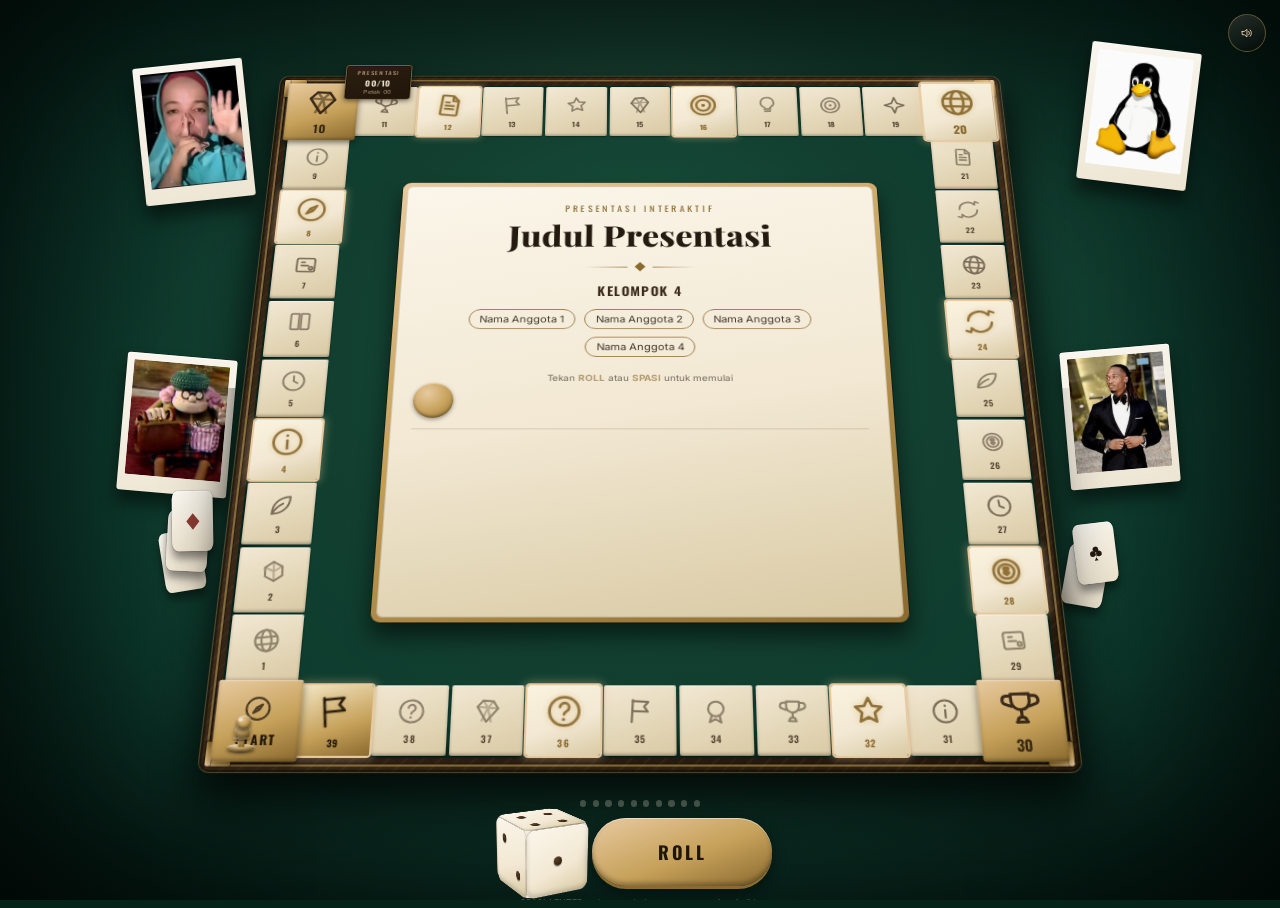
<file: presentations/bar/index.html>
<!DOCTYPE html>
<html lang="id">
<head>
<meta charset="UTF-8">
<meta name="viewport" content="width=device-width, initial-scale=1.0, maximum-scale=1.0, user-scalable=no">
<title>Presentasi Interaktif — Board Game Template</title>

<!-- Google Fonts (opsional). Jika tidak ada koneksi internet, fallback font-stack di style.css tetap membuat tampilan bekerja dengan baik. -->
<link rel="preconnect" href="https://fonts.googleapis.com">
<link rel="preconnect" href="https://fonts.gstatic.com" crossorigin>
<link href="https://fonts.googleapis.com/css2?family=Playfair+Display:wght@600;700;800&family=Oswald:wght@400;500;600;700&family=Inter:wght@400;500;600&display=swap" rel="stylesheet">

<link rel="stylesheet" href="style.css">
</head>
<body>

<div class="stage" id="stage">

  <!-- Lapisan meja billiard: tekstur, noise, vignette, ambient light -->
  <div class="table-surface" id="tableSurface">
    <div class="felt-texture"></div>
    <div class="felt-noise" id="feltNoise"></div>
    <div class="ambient-glow"></div>
    <div class="table-vignette"></div>
  </div>

  <!-- Tombol mute/unmute — kontrol suara global -->
  <button class="mute-btn" id="muteBtn" type="button" aria-label="Matikan suara">
    <svg class="icon-sound" viewBox="0 0 24 24" aria-hidden="true">
      <path d="M4 9v6h4l5 4V5L8 9H4Z" stroke="currentColor" stroke-linejoin="round"/>
      <path d="M16.4 8.6a5 5 0 0 1 0 6.8" stroke="currentColor"/>
      <path d="M19 6a8.5 8.5 0 0 1 0 12" stroke="currentColor"/>
    </svg>
    <svg class="icon-muted" viewBox="0 0 24 24" aria-hidden="true">
      <path d="M4 9v6h4l5 4V5L8 9H4Z" stroke="currentColor" stroke-linejoin="round"/>
      <path d="M15.5 9.5 20.5 14.5M20.5 9.5 15.5 14.5" stroke="currentColor"/>
    </svg>
  </button>

  <!-- Rig kamera virtual: idle float + shake/zoom saat roll -->
  <div class="camera-rig" id="cameraRig">

    <!-- Dekorasi meja: foto album (kiri) + kartu remi, diisi oleh script.js -->
    <div class="table-decor decor-left" id="decorLeft" aria-hidden="true"></div>

    <div class="board" id="board">

      <!-- Plakat status kecil, seperti lempengan kuningan terpasang di sudut board -->
      <div class="board-status" id="boardStatus" aria-hidden="true">
        <p class="board-status-label">Presentasi</p>
        <p class="board-status-value"><span id="statusCurrent">00</span>/<span id="statusTotal">00</span></p>
        <p class="board-status-tile">Petak <span id="statusTile">00</span></p>
      </div>

      <div class="board-frame">

        <div class="board-trim"></div>

        <!-- Pelindung sudut bergaya logam, bagian dari desain fisik board -->
        <div class="corner-ornament corner-tl"></div>
        <div class="corner-ornament corner-tr"></div>
        <div class="corner-ornament corner-bl"></div>
        <div class="corner-ornament corner-br"></div>

        <!-- 40 petak dibuat oleh JavaScript -->
        <div class="tiles-layer" id="tilesLayer"></div>

        <!-- Pion: miniatur pion board-game bergaya bevel/metalik, terdiri dari beberapa bagian -->
        <div class="pion" id="pion" aria-hidden="true">
          <div class="pion-shadow"></div>
          <div class="pawn-figure">
            <div class="pawn-base"></div>
            <div class="pawn-stem"></div>
            <div class="pawn-collar"></div>
            <div class="pawn-body"></div>
            <div class="pawn-head"></div>
            <div class="pawn-shine"></div>
          </div>
        </div>

        <!-- Panel konten di tengah papan -->
        <div class="center-panel" id="centerPanel">
          <div class="panel-frame">
            <div class="panel-inner" id="panelInner">

              <!-- COVER STATE -->
              <section class="cover-view" id="coverView">
                <p class="cover-eyebrow" id="coverEyebrow">Presentasi Interaktif</p>
                <h1 class="cover-title" id="coverTitle">Judul Presentasi</h1>
                <div class="cover-divider"><span></span><i class="divider-gem"></i><span></span></div>
                <p class="cover-group" id="coverGroup">Kelompok</p>
                <ul class="cover-members" id="coverMembers"></ul>
                <p class="cover-hint">Tekan <b>ROLL</b> atau <b>SPASI</b> untuk memulai</p>
              </section>

              <!-- SLIDE STATE -->
              <section class="slide-view" id="slideView" hidden>
                <header class="slide-header">
                  <div class="slide-icon" id="slideIcon"></div>
                  <div class="slide-heading">
                    <p class="slide-subtitle" id="slideSubtitle"></p>
                    <h2 class="slide-title" id="slideTitle"></h2>
                  </div>
                  <div class="slide-tag" id="slideTag"></div>
                </header>
                <div class="slide-body" id="slideBody"></div>
              </section>

              <!-- FINISH STATE -->
              <section class="finish-view" id="finishView" hidden>
                <div class="slide-icon finish-icon"></div>
                <p class="cover-eyebrow">Selesai</p>
                <h2 class="cover-title finish-title">Presentasi Berakhir</h2>
                <p class="finish-text">Terima kasih atas perhatiannya.</p>
                <button class="restart-btn" id="restartBtn" type="button">Ulangi dari Awal</button>
              </section>

            </div>
          </div>
        </div>

      </div>
    </div>

    <!-- Dekorasi meja: foto album (kanan) + kartu remi, diisi oleh script.js -->
    <div class="table-decor decor-right" id="decorRight" aria-hidden="true"></div>

  </div>

  <!-- Dok dadu + tombol -->
  <div class="dice-dock">
    <div class="progress-track" id="progressTrack"></div>

    <div class="dock-row">
      <div class="dice-scene" id="diceScene" aria-hidden="true">
        <div class="dice" id="dice">
          <div class="face face-1"></div>
          <div class="face face-2"></div>
          <div class="face face-3"></div>
          <div class="face face-4"></div>
          <div class="face face-5"></div>
          <div class="face face-6"></div>
        </div>
      </div>

      <button class="roll-btn" id="rollBtn" type="button">
        <span class="roll-btn-label">ROLL</span>
        <span class="roll-btn-sub">Ketuk untuk lempar dadu</span>
      </button>
    </div>

    <p class="key-hint">SPASI / ENTER — lempar dadu &nbsp;·&nbsp; ← → — navigasi slide</p>
  </div>

</div>

<script src="script.js"></script>
</body>
</html>
</file>
<file: presentations/bar/style.css>
/* =========================================================
   TEMPLATE PRESENTASI INTERAKTIF — BOARD GAME x BILLIARD TABLE
   File: style.css
   Struktur warna & tipografi didefinisikan sebagai CSS variables
   di :root agar mudah dipakai ulang untuk mapel/topik lain.
   ========================================================= */

:root{
  /* ---------- Palet warna ---------- */
  --green-deepest: #06231a;
  --green-deep:    #0b3a2c;
  --green-felt:    #123f30;
  --green-highlight: #1c5942;
  --cream:         #f2e8d3;
  --cream-dim:     #d9caa4;
  --gold:          #c6a15a;
  --gold-bright:   #e8caa0;
  --gold-dark:     #8a6a2f;
  --brown:         #3a2a1a;
  --brown-dark:    #201509;
  --ink:           #241a10;
  --shadow-strong: rgba(0,0,0,0.62);
  --shadow-soft:   rgba(0,0,0,0.32);

  /* ---------- Tipografi ---------- */
  --font-display: 'Playfair Display', Georgia, 'Times New Roman', serif;
  --font-label:   'Oswald', 'Arial Narrow', sans-serif;
  --font-body:    'Inter', -apple-system, 'Segoe UI', sans-serif;

  /* ---------- Skala fluid berbasis viewport ---------- */
  --board-size: min(84vh, 78vw, 1180px);
  --tile-thick: clamp(3px, 0.35vmin, 6px);
  --panel-pad: clamp(20px, 2.6vmin, 46px);
  --dice-size: clamp(58px, 8vmin, 112px);
  --btn-h: clamp(56px, 8vmin, 92px);
  --num-size: clamp(9px, 1.05vmin, 15px);
  --icon-size: clamp(34px, 4.4vmin, 56px);

  --transition-slide: 550ms cubic-bezier(.22,.75,.28,1);
}

*{ box-sizing: border-box; }

html, body{
  width: 100vw;
  height: 100vh;
  margin: 0;
  padding: 0;
  overflow: hidden;
  background: var(--green-deepest);
  font-family: var(--font-body);
  color: var(--cream);
  -webkit-tap-highlight-color: transparent;
  user-select: none;
}

button{
  font-family: inherit;
  border: none;
  background: none;
  cursor: pointer;
  color: inherit;
}

/* =========================================================
   1. STAGE & MEJA BILLIARD (BACKGROUND)
   ========================================================= */

.stage{
  position: relative;
  width: 100vw;
  height: 100vh;
  display: flex;
  flex-direction: column;
  align-items: center;
  justify-content: center;
  perspective: 1900px;
  perspective-origin: 50% 42%;
}

.table-surface{
  position: absolute;
  inset: 0;
  z-index: 0;
  background:
    radial-gradient(ellipse at 50% 38%, var(--green-highlight) 0%, var(--green-felt) 38%, var(--green-deep) 68%, var(--green-deepest) 100%);
}

.felt-texture{
  position: absolute;
  inset: 0;
  opacity: 0.5;
  background-image:
    repeating-linear-gradient(115deg, rgba(255,255,255,0.018) 0px, rgba(255,255,255,0.018) 1px, transparent 1px, transparent 3px),
    repeating-linear-gradient(25deg, rgba(0,0,0,0.05) 0px, rgba(0,0,0,0.05) 1px, transparent 1px, transparent 3px);
  mix-blend-mode: overlay;
}

.felt-noise{
  position: absolute;
  inset: 0;
  opacity: 0.05;
  background-image: url("data:image/svg+xml;utf8,<svg xmlns='http://www.w3.org/2000/svg' width='140' height='140'><filter id='n'><feTurbulence type='fractalNoise' baseFrequency='0.9' numOctaves='2' stitchTiles='stitch'/></filter><rect width='100%25' height='100%25' filter='url(%23n)'/></svg>");
  background-size: 220px 220px;
  mix-blend-mode: overlay;
}

.ambient-glow{
  position: absolute;
  inset: 0;
  background: radial-gradient(circle at 50% 40%, rgba(232,202,160,0.10) 0%, rgba(232,202,160,0.0) 45%);
  animation: ambientBreathe 9s ease-in-out infinite;
}

.table-vignette{
  position: absolute;
  inset: 0;
  box-shadow: inset 0 0 22vmin 4vmin rgba(0,0,0,0.65);
  background: radial-gradient(ellipse at 50% 50%, transparent 55%, rgba(0,0,0,0.45) 100%);
}

@keyframes ambientBreathe{
  0%, 100%{ opacity: 0.7; }
  50%{ opacity: 1; }
}

/* =========================================================
   2. CAMERA RIG (idle float + roll shake/zoom)
   ========================================================= */

.camera-rig{
  position: relative;
  z-index: 2;
  transform-style: preserve-3d;
  animation: idleFloat 16s ease-in-out infinite;
  will-change: transform;
}

/* Idle drift halus: pergeseran horizontal/vertikal beberapa px +
   rotasi sepersekian derajat, di atas tilt kamera yang sudah ada.
   Berhenti otomatis saat .is-rolling aktif (animation: none di
   bawah), lalu kembali smooth begitu class itu dilepas. */
@keyframes idleFloat{
  0%{   transform: rotateX(2deg) translateY(0px)   translateX(0px) rotateZ(0deg); }
  25%{  transform: rotateX(1.7deg) translateY(-2px) translateX(4px) rotateZ(0.18deg); }
  50%{  transform: rotateX(1.4deg) translateY(-4px) translateX(-3px) rotateZ(-0.22deg); }
  75%{  transform: rotateX(1.7deg) translateY(-2px) translateX(-5px) rotateZ(0.15deg); }
  100%{ transform: rotateX(2deg) translateY(0px)   translateX(0px) rotateZ(0deg); }
}

.camera-rig.is-rolling{
  animation: none;
  transform: rotateX(3.2deg) translateY(-2px) scale(1.012);
  transition: transform 260ms ease-out;
}

.camera-rig.is-shaking{
  animation: cameraShake 420ms ease-in-out;
}

@keyframes cameraShake{
  0%{ transform: rotateX(2deg) translateY(0) rotateZ(0deg) scale(1.012); }
  20%{ transform: rotateX(2.6deg) translateY(-3px) rotateZ(-0.4deg) scale(1.018); }
  45%{ transform: rotateX(1.6deg) translateY(2px) rotateZ(0.35deg) scale(1.02); }
  70%{ transform: rotateX(2.4deg) translateY(-1px) rotateZ(-0.2deg) scale(1.014); }
  100%{ transform: rotateX(2deg) translateY(0) rotateZ(0deg) scale(1.012); }
}

@media (prefers-reduced-motion: reduce){
  .camera-rig, .camera-rig.is-shaking, .ambient-glow{ animation: none !important; }
}

/* =========================================================
   3. BOARD
   ========================================================= */

.board{
  position: relative;
  width: var(--board-size);
  height: var(--board-size);
  transform-style: preserve-3d;
  transform: rotateX(30deg);
  filter: drop-shadow(0 3.5vmin 3vmin rgba(0,0,0,0.55));
}

.board-frame{
  position: relative;
  width: 100%;
  height: 100%;
  background:
    repeating-linear-gradient(135deg, rgba(198,161,90,0.055) 0 2px, transparent 2px 11px),
    repeating-linear-gradient(45deg, rgba(0,0,0,0.05) 0 2px, transparent 2px 11px),
    linear-gradient(155deg, #2c1f12 0%, var(--brown) 45%, var(--brown-dark) 100%);
  border-radius: clamp(10px, 1vmin, 20px);
  padding: clamp(10px, 1.4vmin, 22px);
  box-shadow:
    0 0 0 1px rgba(198,161,90,0.35),
    inset 0 0 0 2px rgba(0,0,0,0.4),
    0 2vmin 3vmin rgba(0,0,0,0.5);
}

.board-trim{
  position: absolute;
  inset: clamp(4px, 0.6vmin, 10px);
  border-radius: clamp(8px, 0.8vmin, 16px);
  pointer-events: none;
  border: 2px solid var(--gold);
  opacity: 0.55;
  box-shadow:
    inset 0 0 0 1px rgba(0,0,0,0.5),
    0 0 8px rgba(198,161,90,0.25);
}

/* ---- Pelindung sudut (corner protector) — bagian dari board fisik ---- */
.corner-ornament{
  position: absolute;
  width: clamp(20px, 2.6vmin, 40px);
  height: clamp(20px, 2.6vmin, 40px);
  z-index: 2;
  pointer-events: none;
}
.corner-ornament::before,
.corner-ornament::after{
  content: '';
  position: absolute;
  background: linear-gradient(160deg, var(--gold-bright), var(--gold) 50%, var(--gold-dark));
  box-shadow: 0 1px 2px rgba(0,0,0,0.5), 0 0 0 1px rgba(0,0,0,0.25);
  border-radius: 2px;
}
.corner-ornament::before{ width: 100%; height: 22%; top: 0; left: 0; }
.corner-ornament::after{ width: 22%; height: 100%; top: 0; left: 0; }
.corner-ornament.corner-tl{ top: clamp(4px, 0.6vmin, 8px); left: clamp(4px, 0.6vmin, 8px); }
.corner-ornament.corner-tr{ top: clamp(4px, 0.6vmin, 8px); right: clamp(4px, 0.6vmin, 8px); transform: scaleX(-1); }
.corner-ornament.corner-bl{ bottom: clamp(4px, 0.6vmin, 8px); left: clamp(4px, 0.6vmin, 8px); transform: scaleY(-1); }
.corner-ornament.corner-br{ bottom: clamp(4px, 0.6vmin, 8px); right: clamp(4px, 0.6vmin, 8px); transform: scale(-1,-1); }

/* ---- Plakat status kecil, seperti lempengan terpasang di sudut board ---- */
.board-status{
  position: absolute;
  top: clamp(-16px, -1.8vmin, -8px);
  left: 9%;
  z-index: 6;
  background: linear-gradient(160deg, #2c1f12, var(--brown-dark));
  border: 1px solid rgba(198,161,90,0.55);
  border-radius: 4px;
  padding: 0.32em 0.75em;
  text-align: center;
  box-shadow: 0 2px 6px rgba(0,0,0,0.5), inset 0 0 0 1px rgba(0,0,0,0.4);
  pointer-events: none;
}
.board-status-label{
  margin: 0;
  font-family: var(--font-label);
  font-size: clamp(7px, 0.75vmin, 10px);
  letter-spacing: 0.22em;
  text-transform: uppercase;
  color: var(--gold-bright);
  opacity: 0.85;
}
.board-status-value{
  margin: 0.15em 0 0;
  font-family: var(--font-label);
  font-weight: 600;
  font-size: clamp(10px, 1.15vmin, 14px);
  color: var(--cream);
  letter-spacing: 0.06em;
}
.board-status-tile{
  margin: 0;
  font-family: var(--font-body);
  font-size: clamp(7px, 0.75vmin, 10px);
  color: var(--cream-dim);
  opacity: 0.7;
  letter-spacing: 0.04em;
}

@media (max-width: 900px){
  .board-status{ display: none; }
}

.tiles-layer{
  position: relative;
  width: 100%;
  height: 100%;
  display: grid;
  grid-template-columns: repeat(11, 1fr);
  grid-template-rows: repeat(11, 1fr);
  gap: clamp(2px, 0.3vmin, 5px);
  background: radial-gradient(ellipse at 50% 45%, var(--green-highlight) 0%, var(--green-felt) 55%, var(--green-deep) 100%);
  border-radius: clamp(6px, 0.6vmin, 12px);
  box-shadow: inset 0 0 3vmin 1vmin rgba(0,0,0,0.55);
  padding: clamp(2px, 0.3vmin, 5px);
}

/* ---- Petak ---- */
.tile{
  position: relative;
  display: flex;
  flex-direction: column;
  align-items: center;
  justify-content: center;
  gap: 4%;
  background: linear-gradient(160deg, var(--cream) 0%, var(--cream-dim) 100%);
  border-radius: clamp(2px, 0.25vmin, 5px);
  box-shadow:
    0 1px 0 rgba(255,255,255,0.5) inset,
    0 -2px 3px rgba(0,0,0,0.25) inset,
    0 1px 2px rgba(0,0,0,0.4);
}

.tile-icon{
  width: 42%;
  aspect-ratio: 1;
  color: var(--brown);
  opacity: 0.5;
  flex-shrink: 0;
}
.tile-icon svg{
  width: 100%;
  height: 100%;
  fill: none;
  stroke: currentColor;
  stroke-width: 1.7;
  stroke-linecap: round;
  stroke-linejoin: round;
}

/* Variasi warna halus antar petak dekoratif agar tiap petak terasa unik
   walau memakai simbol yang sama pada pool ikon */
.tile-icon.variant-1{ filter: hue-rotate(10deg); }
.tile-icon.variant-2{ filter: hue-rotate(-10deg) brightness(0.94); }
.tile-icon.variant-3{ opacity: 0.62; }

.tile-number{
  font-family: var(--font-label);
  font-weight: 600;
  font-size: var(--num-size);
  letter-spacing: 0.02em;
  color: var(--brown);
  opacity: 0.85;
}

.tile.corner{
  background: linear-gradient(160deg, var(--gold-bright) 0%, var(--gold) 55%, var(--gold-dark) 100%);
  z-index: 2;
  transform: scale(1.16);
  box-shadow:
    0 1px 0 rgba(255,255,255,0.5) inset,
    0 -2px 3px rgba(0,0,0,0.25) inset,
    0 3px 6px rgba(0,0,0,0.5);
}
.tile.corner .tile-icon{
  width: 52%;
  color: var(--brown-dark);
  opacity: 0.85;
}
.tile.corner .tile-number{
  color: var(--brown-dark);
  font-size: calc(var(--num-size) * 1.35);
}

.tile.start{
  display: flex;
  align-items: center;
  justify-content: center;
  gap: 6%;
}
.tile.start .tile-icon{
  width: 36%;
  color: var(--brown-dark);
  opacity: 0.75;
}

.tile-start-label{
  font-family: var(--font-label);
  font-weight: 700;
  font-size: clamp(9px, 1.15vmin, 15px);
  letter-spacing: 0.1em;
  color: var(--brown-dark);
}

.tile.is-active-target{
  box-shadow:
    0 0 0 2px var(--gold-bright),
    0 0 1.4vmin 0.4vmin rgba(232,202,160,0.55);
}

/* ---- Petak slide / milestone: lebih menonjol dari petak dekorasi ---- */
.tile.milestone{
  background: linear-gradient(160deg, #fbf3df 0%, var(--cream) 55%, var(--cream-dim) 100%);
  box-shadow:
    0 0 0 2px var(--gold-bright),
    0 0 1.1vmin 0.3vmin rgba(232,202,160,0.4),
    0 1px 2px rgba(0,0,0,0.4);
}
.tile.milestone .tile-icon{
  width: 54%;
  color: var(--gold-dark);
  opacity: 0.95;
  filter: drop-shadow(0 0 3px rgba(198,161,90,0.55));
}
.tile.milestone .tile-number{
  color: var(--gold-dark);
  font-weight: 700;
  opacity: 1;
}

.tile.finish-tile{
  background: linear-gradient(160deg, #f4e6c4 0%, var(--gold) 60%, var(--gold-dark) 100%);
}
.tile.finish-tile .tile-icon{ color: var(--brown-dark); }
.tile.finish-tile .tile-number{ color: var(--brown-dark); }

/* =========================================================
   4. PION — miniatur pion board-game (HTML/CSS berlapis)
   ========================================================= */

.pion{
  position: absolute;
  width: clamp(18px, 2.9vmin, 32px);
  height: clamp(24px, 3.8vmin, 42px);
  left: 4.5%;
  top: 95.5%;
  transform: translate(-50%, -50%);
  z-index: 5;
  transition: left var(--hop-duration, 260ms) ease, top var(--hop-duration, 260ms) ease;
  pointer-events: none;
}

.pion-shadow{
  position: absolute;
  left: 50%;
  bottom: -6%;
  width: 84%;
  height: 22%;
  transform: translateX(-50%);
  background: radial-gradient(ellipse, rgba(0,0,0,0.55) 0%, transparent 72%);
  border-radius: 50%;
}

.pawn-figure{
  position: absolute;
  inset: 0;
  transform-style: preserve-3d;
}

.pawn-base{
  position: absolute;
  left: 50%;
  bottom: 0;
  width: 96%;
  height: 20%;
  transform: translateX(-50%);
  border-radius: 50%;
  background: radial-gradient(ellipse at 35% 30%, var(--gold-bright), var(--gold) 55%, var(--gold-dark));
  box-shadow:
    0 1px 0 rgba(255,255,255,0.5) inset,
    0 -2px 3px rgba(0,0,0,0.4) inset,
    0 2px 3px rgba(0,0,0,0.5);
}

.pawn-stem{
  position: absolute;
  left: 50%;
  bottom: 13%;
  width: 24%;
  height: 24%;
  transform: translateX(-50%);
  background: linear-gradient(180deg, var(--gold) 0%, var(--gold-dark) 100%);
  border-radius: 2px 2px 0 0;
  box-shadow:
    inset 1px 0 0 rgba(255,255,255,0.25),
    inset -1px 0 0 rgba(0,0,0,0.3);
}

.pawn-collar{
  position: absolute;
  left: 50%;
  bottom: 32%;
  width: 60%;
  height: 10%;
  transform: translateX(-50%);
  border-radius: 50%;
  background: linear-gradient(160deg, var(--gold-bright), var(--gold-dark));
  box-shadow: 0 1px 2px rgba(0,0,0,0.45);
}

.pawn-body{
  position: absolute;
  left: 50%;
  bottom: 38%;
  width: 54%;
  height: 40%;
  transform: translateX(-50%);
  border-radius: 50% 50% 40% 40% / 62% 62% 38% 38%;
  background: radial-gradient(circle at 32% 26%, var(--gold-bright) 0%, var(--gold) 48%, var(--gold-dark) 100%);
  box-shadow:
    0 1px 0 rgba(255,255,255,0.45) inset,
    0 -3px 4px rgba(0,0,0,0.35) inset,
    0 2px 4px rgba(0,0,0,0.5);
}

.pawn-head{
  position: absolute;
  left: 50%;
  top: 1%;
  width: 48%;
  aspect-ratio: 1;
  transform: translateX(-50%);
  border-radius: 50%;
  background: radial-gradient(circle at 35% 28%, var(--gold-bright) 0%, var(--gold) 45%, var(--gold-dark) 100%);
  box-shadow:
    0 1px 0 rgba(255,255,255,0.5) inset,
    0 -2px 3px rgba(0,0,0,0.4) inset,
    0 2px 3px rgba(0,0,0,0.55);
}

.pawn-shine{
  position: absolute;
  left: 29%;
  top: 7%;
  width: 15%;
  height: 11%;
  border-radius: 50%;
  background: rgba(255,255,255,0.55);
  transform: rotate(-20deg);
}

.pion.hop .pawn-figure{
  animation: pawnHop 260ms ease-out;
}
@keyframes pawnHop{
  0%{ transform: translateY(0) rotate(0deg) scale(1,1); }
  40%{ transform: translateY(-22%) rotate(6deg) scale(1.05, 0.95); }
  100%{ transform: translateY(0) rotate(0deg) scale(1,1); }
}

.pion.landing .pawn-figure{
  animation: pawnLand 340ms ease-out;
}
@keyframes pawnLand{
  0%{ transform: scale(1.18, 0.8); }
  55%{ transform: scale(0.9, 1.12); }
  100%{ transform: scale(1,1); }
}

/* =========================================================
   5. CENTER PANEL (KONTEN PRESENTASI)
   ========================================================= */

.center-panel{
  position: absolute;
  inset: 18.2%;
  z-index: 3;
  border-radius: clamp(8px, 1vmin, 18px);
  transform: translateZ(2vmin);
}

.panel-frame{
  position: relative;
  width: 100%;
  height: 100%;
  padding: clamp(3px, 0.5vmin, 8px);
  border-radius: inherit;
  background: linear-gradient(155deg, var(--gold-bright), var(--gold) 45%, var(--gold-dark));
  box-shadow:
    0 1.6vmin 2.4vmin rgba(0,0,0,0.55),
    0 0 0 1px rgba(0,0,0,0.3);
}

.panel-inner{
  position: relative;
  width: 100%;
  height: 100%;
  overflow: hidden;
  border-radius: calc(clamp(8px, 1vmin, 18px) - 3px);
  background:
    linear-gradient(170deg, #fbf6ea 0%, var(--cream) 55%, var(--cream-dim) 100%);
  box-shadow: inset 0 0 0 1px rgba(58,42,26,0.15);
  padding: var(--panel-pad);
  display: flex;
  flex-direction: column;
  color: var(--ink);
}

/* ---- Cover state ---- */
.cover-view{
  margin: auto;
  text-align: center;
  max-width: 78%;
  animation: panelFadeIn var(--transition-slide);
}

.cover-eyebrow{
  font-family: var(--font-label);
  letter-spacing: 0.32em;
  text-transform: uppercase;
  font-size: clamp(10px, 1.15vmin, 15px);
  color: var(--gold-dark);
  margin: 0 0 0.6em;
}

.cover-title{
  font-family: var(--font-display);
  font-weight: 800;
  font-size: clamp(22px, 4vmin, 52px);
  line-height: 1.15;
  margin: 0;
  color: var(--ink);
}

.cover-divider{
  display: flex;
  align-items: center;
  justify-content: center;
  gap: clamp(8px, 1vmin, 16px);
  margin: clamp(12px, 1.6vmin, 24px) 0;
}
.cover-divider span{
  width: clamp(30px, 5vmin, 90px);
  height: 1px;
  background: linear-gradient(90deg, transparent, var(--gold-dark));
}
.cover-divider span:last-child{ background: linear-gradient(90deg, var(--gold-dark), transparent); }
.divider-gem{
  width: clamp(7px, 0.9vmin, 12px);
  height: clamp(7px, 0.9vmin, 12px);
  background: var(--gold-dark);
  transform: rotate(45deg);
  display: inline-block;
}

.cover-group{
  font-family: var(--font-label);
  font-weight: 600;
  letter-spacing: 0.1em;
  text-transform: uppercase;
  font-size: clamp(13px, 1.6vmin, 20px);
  color: var(--brown);
  margin: 0 0 clamp(10px, 1.4vmin, 18px);
}

.cover-members{
  list-style: none;
  margin: 0 0 clamp(16px, 2vmin, 26px);
  padding: 0;
  display: flex;
  flex-wrap: wrap;
  justify-content: center;
  gap: clamp(6px, 1vmin, 14px);
  font-family: var(--font-body);
  font-size: clamp(11px, 1.25vmin, 16px);
}
.cover-members li{
  padding: 0.35em 0.9em;
  border: 1px solid var(--gold-dark);
  border-radius: 999px;
  opacity: 0.85;
}

.cover-hint{
  font-family: var(--font-body);
  font-size: clamp(10px, 1.1vmin, 14px);
  opacity: 0.6;
  margin: 0;
}
.cover-hint b{ color: var(--gold-dark); }

/* ---- Slide state ---- */
.slide-view{
  width: 100%;
  height: 100%;
  display: flex;
  flex-direction: column;
  animation: panelFadeIn var(--transition-slide);
}

@keyframes panelFadeIn{
  0%{ opacity: 0; transform: translateY(10px) scale(0.985); }
  100%{ opacity: 1; transform: translateY(0) scale(1); }
}

.slide-header{
  display: flex;
  align-items: center;
  gap: clamp(10px, 1.4vmin, 20px);
  padding-bottom: clamp(10px, 1.4vmin, 18px);
  margin-bottom: clamp(12px, 1.6vmin, 22px);
  border-bottom: 1px solid rgba(58,42,26,0.18);
  flex-shrink: 0;
}

.slide-icon{
  width: var(--icon-size);
  height: var(--icon-size);
  flex-shrink: 0;
  border-radius: 50%;
  display: flex;
  align-items: center;
  justify-content: center;
  background: radial-gradient(circle at 35% 30%, var(--gold-bright), var(--gold) 55%, var(--gold-dark));
  box-shadow:
    0 1px 0 rgba(255,255,255,0.5) inset,
    0 -2px 3px rgba(0,0,0,0.35) inset,
    0 2px 4px rgba(0,0,0,0.35);
}
.slide-icon svg{
  width: 56%;
  height: 56%;
  color: var(--brown-dark);
  fill: none;
  stroke-width: 1.7;
  stroke-linecap: round;
  stroke-linejoin: round;
}

.slide-heading{ flex: 1; min-width: 0; }

.slide-subtitle{
  font-family: var(--font-label);
  letter-spacing: 0.22em;
  text-transform: uppercase;
  font-size: clamp(9px, 1vmin, 13px);
  color: var(--gold-dark);
  margin: 0 0 0.25em;
}

.slide-title{
  font-family: var(--font-display);
  font-weight: 700;
  font-size: clamp(17px, 2.5vmin, 32px);
  line-height: 1.2;
  margin: 0;
  color: var(--ink);
}

.slide-tag{
  font-family: var(--font-label);
  font-size: clamp(10px, 1vmin, 13px);
  color: var(--brown);
  opacity: 0.55;
  flex-shrink: 0;
  white-space: nowrap;
}

.slide-body{
  flex: 1;
  min-height: 0;
  overflow: auto;
  font-size: clamp(12px, 1.5vmin, 18px);
  line-height: 1.55;
}
.slide-body::-webkit-scrollbar{ width: 6px; }
.slide-body::-webkit-scrollbar-thumb{ background: rgba(58,42,26,0.25); border-radius: 3px; }

.slide-body p{ margin: 0 0 0.8em; }

.content-bullets{
  list-style: none;
  margin: 0.6em 0 0;
  padding: 0;
  display: flex;
  flex-direction: column;
  gap: 0.5em;
}
.content-bullets li{
  position: relative;
  padding-left: 1.5em;
}
.content-bullets li::before{
  content: '';
  position: absolute;
  left: 0;
  top: 0.5em;
  width: 7px;
  height: 7px;
  background: var(--gold-dark);
  transform: rotate(45deg);
}

/* ---- Two-column / comparison ---- */
.content-columns{
  display: grid;
  grid-template-columns: 1fr 1fr;
  gap: clamp(12px, 1.8vmin, 26px);
  height: 100%;
  align-content: start;
}
.col-block{
  background: rgba(58,42,26,0.05);
  border: 1px solid rgba(58,42,26,0.16);
  border-radius: 10px;
  padding: clamp(12px, 1.6vmin, 20px);
}
.col-block h3{
  font-family: var(--font-label);
  text-transform: uppercase;
  letter-spacing: 0.06em;
  font-size: clamp(12px, 1.35vmin, 17px);
  margin: 0 0 0.5em;
  color: var(--gold-dark);
}
.col-block p{ margin: 0; }
.col-block.col-right{ border-color: rgba(58,42,26,0.16); }

.content-comparison .col-block{ display: flex; flex-direction: column; gap: 0.6em; }
.content-comparison ul{ list-style: none; margin: 0; padding: 0; display: flex; flex-direction: column; gap: 0.5em; }
.content-comparison li{ position: relative; padding-left: 1.4em; }
.content-comparison li::before{
  content: '';
  position: absolute; left: 0; top: 0.5em;
  width: 6px; height: 6px; border-radius: 50%;
  background: var(--gold-dark);
}

/* ---- Process ---- */
.content-process{
  display: flex;
  align-items: stretch;
  gap: clamp(6px, 1vmin, 14px);
  flex-wrap: wrap;
}
.process-step{
  flex: 1 1 0;
  min-width: 110px;
  display: flex;
  flex-direction: column;
  align-items: center;
  text-align: center;
  gap: 0.5em;
  padding: clamp(10px, 1.4vmin, 18px) clamp(6px, 1vmin, 12px);
  background: rgba(58,42,26,0.05);
  border: 1px solid rgba(58,42,26,0.16);
  border-radius: 10px;
  position: relative;
}
.process-step .step-index{
  font-family: var(--font-label);
  font-weight: 600;
  font-size: clamp(11px, 1.2vmin, 15px);
  color: var(--cream);
  background: var(--gold-dark);
  width: 1.9em;
  height: 1.9em;
  border-radius: 50%;
  display: flex;
  align-items: center;
  justify-content: center;
}
.process-step .step-label{ font-size: clamp(11px, 1.25vmin, 15px); font-weight: 500; }
.process-step:not(:last-child)::after{
  content: '';
  position: absolute;
  right: -6%;
  top: 50%;
  width: 12%;
  height: 1px;
  background: repeating-linear-gradient(90deg, var(--gold-dark) 0 4px, transparent 4px 8px);
}

/* ---- Quiz ---- */
.content-quiz .quiz-question{
  font-weight: 600;
  margin: 0 0 0.8em;
  font-size: clamp(13px, 1.6vmin, 19px);
}
.quiz-options{
  list-style: none;
  margin: 0;
  padding: 0;
  display: flex;
  flex-direction: column;
  gap: 0.55em;
}
.quiz-option{
  display: block;
  width: 100%;
  text-align: left;
  padding: 0.7em 1em;
  border: 1px solid rgba(58,42,26,0.28);
  border-radius: 8px;
  background: rgba(255,255,255,0.4);
  font-family: var(--font-body);
  font-size: clamp(11.5px, 1.35vmin, 16px);
  color: var(--ink);
  transition: background 160ms ease, border-color 160ms ease, transform 120ms ease;
}
.quiz-option:hover{ background: rgba(198,161,90,0.16); }
.quiz-option:active{ transform: scale(0.99); }
.quiz-option.correct{
  background: rgba(76,140,90,0.22);
  border-color: #4c8c5a;
}
.quiz-option.wrong{
  background: rgba(178,72,58,0.18);
  border-color: #b2483a;
}
.quiz-feedback{
  margin-top: 0.8em;
  padding: 0.7em 1em;
  border-radius: 8px;
  background: rgba(58,42,26,0.06);
  font-size: clamp(11px, 1.25vmin, 15px);
  animation: panelFadeIn 280ms ease;
}

/* ---- Finish state ---- */
.finish-view{
  margin: auto;
  text-align: center;
  max-width: 70%;
}
.finish-icon{ margin: 0 auto clamp(10px, 1.4vmin, 18px); }
.finish-title{ font-size: clamp(20px, 3.4vmin, 44px); }
.finish-text{
  margin: clamp(6px, 1vmin, 12px) 0 clamp(18px, 2.4vmin, 30px);
  opacity: 0.75;
}
.restart-btn{
  font-family: var(--font-label);
  letter-spacing: 0.1em;
  text-transform: uppercase;
  font-size: clamp(11px, 1.2vmin, 15px);
  padding: 0.8em 1.8em;
  border-radius: 999px;
  border: 1px solid var(--gold-dark);
  background: transparent;
  color: var(--gold-dark);
  transition: background 160ms ease, color 160ms ease;
}
.restart-btn:hover{ background: var(--gold-dark); color: var(--cream); }

/* =========================================================
   6. DICE DOCK
   ========================================================= */

.dice-dock{
  position: relative;
  z-index: 4;
  display: flex;
  flex-direction: column;
  align-items: center;
  gap: clamp(8px, 1.2vmin, 16px);
  margin-top: clamp(10px, 1.8vmin, 22px);
}

.progress-track{
  display: flex;
  gap: clamp(5px, 0.7vmin, 10px);
}
.progress-dot{
  width: clamp(5px, 0.7vmin, 9px);
  height: clamp(5px, 0.7vmin, 9px);
  border-radius: 50%;
  background: rgba(242,232,211,0.25);
  transition: background 200ms ease, transform 200ms ease;
}
.progress-dot.filled{ background: var(--gold); }
.progress-dot.current{ background: var(--gold-bright); transform: scale(1.3); }

.dock-row{
  display: flex;
  align-items: center;
  gap: clamp(14px, 2vmin, 30px);
}

.dice-scene{
  width: var(--dice-size);
  height: var(--dice-size);
  perspective: 600px;
}

.dice{
  position: relative;
  width: 100%;
  height: 100%;
  transform-style: preserve-3d;
  transform: rotateX(-18deg) rotateY(28deg);
}

.face{
  position: absolute;
  width: 100%;
  height: 100%;
  background: linear-gradient(160deg, #fbf6ea, var(--cream) 60%, var(--cream-dim));
  border-radius: clamp(6px, 1vmin, 14px);
  box-shadow:
    0 1px 0 rgba(255,255,255,0.6) inset,
    0 -3px 5px rgba(0,0,0,0.18) inset,
    0 0 0 1px rgba(58,42,26,0.25);
  display: grid;
  grid-template-columns: repeat(3, 1fr);
  grid-template-rows: repeat(3, 1fr);
  padding: 16%;
}

.face::before{ content: none; }

.face span.pip{
  width: 60%;
  aspect-ratio: 1;
  align-self: center;
  justify-self: center;
  border-radius: 50%;
  background: radial-gradient(circle at 35% 30%, #5a3f24, var(--brown-dark));
  box-shadow: 0 1px 1px rgba(0,0,0,0.4);
}

.face-1{ transform: rotateY(0deg) translateZ(calc(var(--dice-size) / 2)); }
.face-2{ transform: rotateY(-90deg) translateZ(calc(var(--dice-size) / 2)); }
.face-3{ transform: rotateX(-90deg) translateZ(calc(var(--dice-size) / 2)); }
.face-4{ transform: rotateX(90deg) translateZ(calc(var(--dice-size) / 2)); }
.face-5{ transform: rotateY(90deg) translateZ(calc(var(--dice-size) / 2)); }
.face-6{ transform: rotateY(180deg) translateZ(calc(var(--dice-size) / 2)); }

.dice.is-rolling{
  animation: diceTumble 900ms cubic-bezier(.3,.15,.25,1);
}
@keyframes diceTumble{
  0%{ filter: brightness(1); }
  50%{ filter: brightness(1.12); }
  100%{ filter: brightness(1); }
}

.roll-btn{
  position: relative;
  height: var(--btn-h);
  min-width: clamp(160px, 20vmin, 260px);
  padding: 0 clamp(20px, 2.6vmin, 36px);
  border-radius: 999px;
  display: flex;
  flex-direction: column;
  align-items: center;
  justify-content: center;
  gap: 2px;
  background: linear-gradient(160deg, var(--gold-bright), var(--gold) 55%, var(--gold-dark));
  box-shadow:
    0 1px 0 rgba(255,255,255,0.5) inset,
    0 -3px 5px rgba(0,0,0,0.3) inset,
    0 3px 0 var(--gold-dark),
    0 6px 14px rgba(0,0,0,0.45);
  transition: transform 90ms ease, box-shadow 90ms ease;
}
.roll-btn-label{
  font-family: var(--font-label);
  font-weight: 700;
  font-size: clamp(15px, 2vmin, 24px);
  letter-spacing: 0.14em;
  color: var(--brown-dark);
}
.roll-btn-sub{
  font-family: var(--font-body);
  font-size: clamp(9px, 0.95vmin, 12px);
  color: var(--brown-dark);
  opacity: 0.65;
}
.roll-btn:active{
  transform: translateY(3px);
  box-shadow:
    0 1px 0 rgba(255,255,255,0.5) inset,
    0 -3px 5px rgba(0,0,0,0.3) inset,
    0 0 0 var(--gold-dark),
    0 2px 6px rgba(0,0,0,0.4);
}
.roll-btn:disabled{
  opacity: 0.45;
  cursor: not-allowed;
  transform: none;
}
.roll-btn.is-pressed{
  transform: translateY(3px);
}

.key-hint{
  font-family: var(--font-body);
  font-size: clamp(9px, 0.95vmin, 12.5px);
  opacity: 0.45;
  margin: 0;
}

/* =========================================================
   7. TOMBOL MUTE / UNMUTE
   ========================================================= */

.mute-btn{
  position: absolute;
  top: clamp(10px, 1.6vmin, 22px);
  right: clamp(10px, 1.6vmin, 22px);
  z-index: 10;
  width: clamp(34px, 4.2vmin, 48px);
  height: clamp(34px, 4.2vmin, 48px);
  border-radius: 50%;
  display: flex;
  align-items: center;
  justify-content: center;
  background: linear-gradient(160deg, rgba(242,232,211,0.14), rgba(0,0,0,0.25));
  border: 1px solid rgba(198,161,90,0.4);
  color: var(--gold-bright);
  transition: transform 120ms ease, background 160ms ease, color 160ms ease;
}
.mute-btn svg{
  width: 54%;
  height: 54%;
  fill: none;
  stroke: currentColor;
  stroke-width: 1.7;
  stroke-linecap: round;
  stroke-linejoin: round;
}
.mute-btn .icon-muted{ display: none; }
.mute-btn.is-muted .icon-sound{ display: none; }
.mute-btn.is-muted .icon-muted{ display: block; }
.mute-btn:hover{ background: linear-gradient(160deg, rgba(242,232,211,0.22), rgba(0,0,0,0.3)); }
.mute-btn:active{ transform: scale(0.94); }
.mute-btn.is-muted{ color: var(--cream-dim); opacity: 0.75; }

/* =========================================================
   9. DEKORASI MEJA — FOTO ALBUM & KARTU REMI
   Murni hiasan di area kosong kiri/kanan board, tidak mengubah
   layout board/panel/dice. Diisi oleh renderTableDecor() di
   script.js. Diletakkan di dalam .camera-rig supaya ikut idle
   float / roll-shake yang sama seperti board (satu meja, satu
   gerakan kamera).
   ========================================================= */

.table-decor{
  position: absolute;
  top: 0;
  height: 100%;
  width: clamp(96px, 10vw, 190px);
  pointer-events: none;
  z-index: 1;
}
.decor-left{ right: 100%; margin-right: clamp(10px, 1.8vw, 34px); }
.decor-right{ left: 100%; margin-left: clamp(10px, 1.8vw, 34px); }

/* ---- Foto: dibingkai seperti cetakan foto fisik di atas meja ---- */
.decor-photo{
  position: absolute;
  width: clamp(84px, 8.6vw, 168px);
  aspect-ratio: 0.8;
  padding: 6.5% 6.5% 15% 6.5%;
  box-sizing: border-box;
  background: linear-gradient(165deg, #fbf8f1 0%, #efe7d4 100%);
  border-radius: 3px;
  transform: rotate(var(--tilt, 0deg));
  box-shadow:
    0 1px 0 rgba(255,255,255,0.7) inset,
    0 1.4vmin 1.8vmin rgba(0,0,0,0.5),
    0 0 0 1px rgba(0,0,0,0.12);
}
.decor-photo::after{
  /* tekstur kertas sangat halus */
  content: '';
  position: absolute;
  inset: 0;
  border-radius: inherit;
  opacity: 0.06;
  mix-blend-mode: multiply;
  background-image: url("data:image/svg+xml;utf8,<svg xmlns='http://www.w3.org/2000/svg' width='120' height='120'><filter id='n'><feTurbulence type='fractalNoise' baseFrequency='0.85' numOctaves='2'/></filter><rect width='100%25' height='100%25' filter='url(%23n)'/></svg>");
}
.decor-photo img{
  display: block;
  width: 100%;
  height: 100%;
  object-fit: cover;
  border-radius: 1px;
  background: #c9bd9a;
  box-shadow: inset 0 0 0 1px rgba(0,0,0,0.15);
}
.decor-photo .photo-fallback{
  width: 100%;
  height: 100%;
  display: flex;
  align-items: center;
  justify-content: center;
  text-align: center;
  padding: 6%;
  background: linear-gradient(160deg, #d9cfae, #b6a97e);
  color: rgba(58,42,26,0.6);
  font-family: var(--font-label);
  font-size: clamp(8px, 0.85vw, 11px);
  letter-spacing: 0.06em;
  text-transform: uppercase;
  border-radius: 1px;
}

/* ---- Kartu remi: kartu fisik kecil dengan simbol suit ---- */
.decor-card{
  position: absolute;
  width: clamp(30px, 3.2vw, 52px);
  aspect-ratio: 0.68;
  background: linear-gradient(160deg, #fbf8f1 0%, #eee4cd 100%);
  border-radius: 14%;
  transform: rotate(var(--tilt, 0deg));
  box-shadow:
    0 1px 0 rgba(255,255,255,0.65) inset,
    0 0.8vmin 1vmin rgba(0,0,0,0.45),
    0 0 0 1px rgba(0,0,0,0.1);
  display: flex;
  align-items: center;
  justify-content: center;
}
.decor-card svg{ width: 48%; height: 48%; }
.decor-card.suit-spade svg,
.decor-card.suit-club svg{ color: var(--ink); }
.decor-card.suit-heart svg,
.decor-card.suit-diamond svg{ color: #8a3b32; }

/* =========================================================
   8. RESPONSIVE BREAKPOINTS
   ========================================================= */

@media (max-width: 1600px){
  :root{
    --panel-pad: clamp(16px, 2.4vmin, 38px);
  }
}

@media (max-width: 1366px){
  :root{
    --board-size: min(86vh, 90vw, 1000px);
    --num-size: clamp(8px, 1vmin, 13px);
    --dice-size: clamp(52px, 7.4vmin, 96px);
  }
  .content-columns, .content-comparison .content-columns{ gap: 12px; }
}

@media (max-width: 1280px){
  :root{
    --board-size: min(88vh, 92vw, 900px);
    --btn-h: clamp(52px, 7.6vmin, 80px);
  }
  .roll-btn-sub{ display: none; }

  /* Ruang menyempit: lepas kartu aksen lepas, sisakan tumpukan utama */
  .table-decor{ width: clamp(76px, 8vw, 140px); }
  .decor-card:last-of-type{ display: none; }
}

@media (max-width: 1024px){
  :root{
    --board-size: min(90vh, 94vw, 780px);
    --panel-pad: clamp(12px, 2.2vmin, 28px);
    --icon-size: clamp(28px, 4vmin, 44px);
  }
  .content-columns{ grid-template-columns: 1fr; }
  .cover-members{ font-size: clamp(10px, 1.4vmin, 14px); }

  /* Board & content panel diprioritaskan: kartu disembunyikan,
     foto dipertahankan lebih kecil selama masih ada ruang. */
  .table-decor{ width: clamp(58px, 6.4vw, 108px); margin-left: 8px; margin-right: 8px; }
  .decor-card{ display: none; }
}

@media (max-width: 900px){
  /* Di lebar ini board sudah memakai hampir seluruh layar (lihat
     media (max-width: 900px) pada .board-status) — dekorasi meja
     dilepas seluruhnya supaya board tidak pernah terpotong. */
  .table-decor{ display: none; }
}

@media (max-height: 620px){
  .dice-dock{ margin-top: 6px; gap: 6px; }
  .key-hint{ display: none; }
}

/* Fade-in halaman presentasi */
body {
  opacity: 0;
  animation: presentationFadeIn 1.5s ease forwards;
}

@keyframes presentationFadeIn {
  from {
    opacity: 0;
  }
  to {
    opacity: 1;
  }
}
</file>
